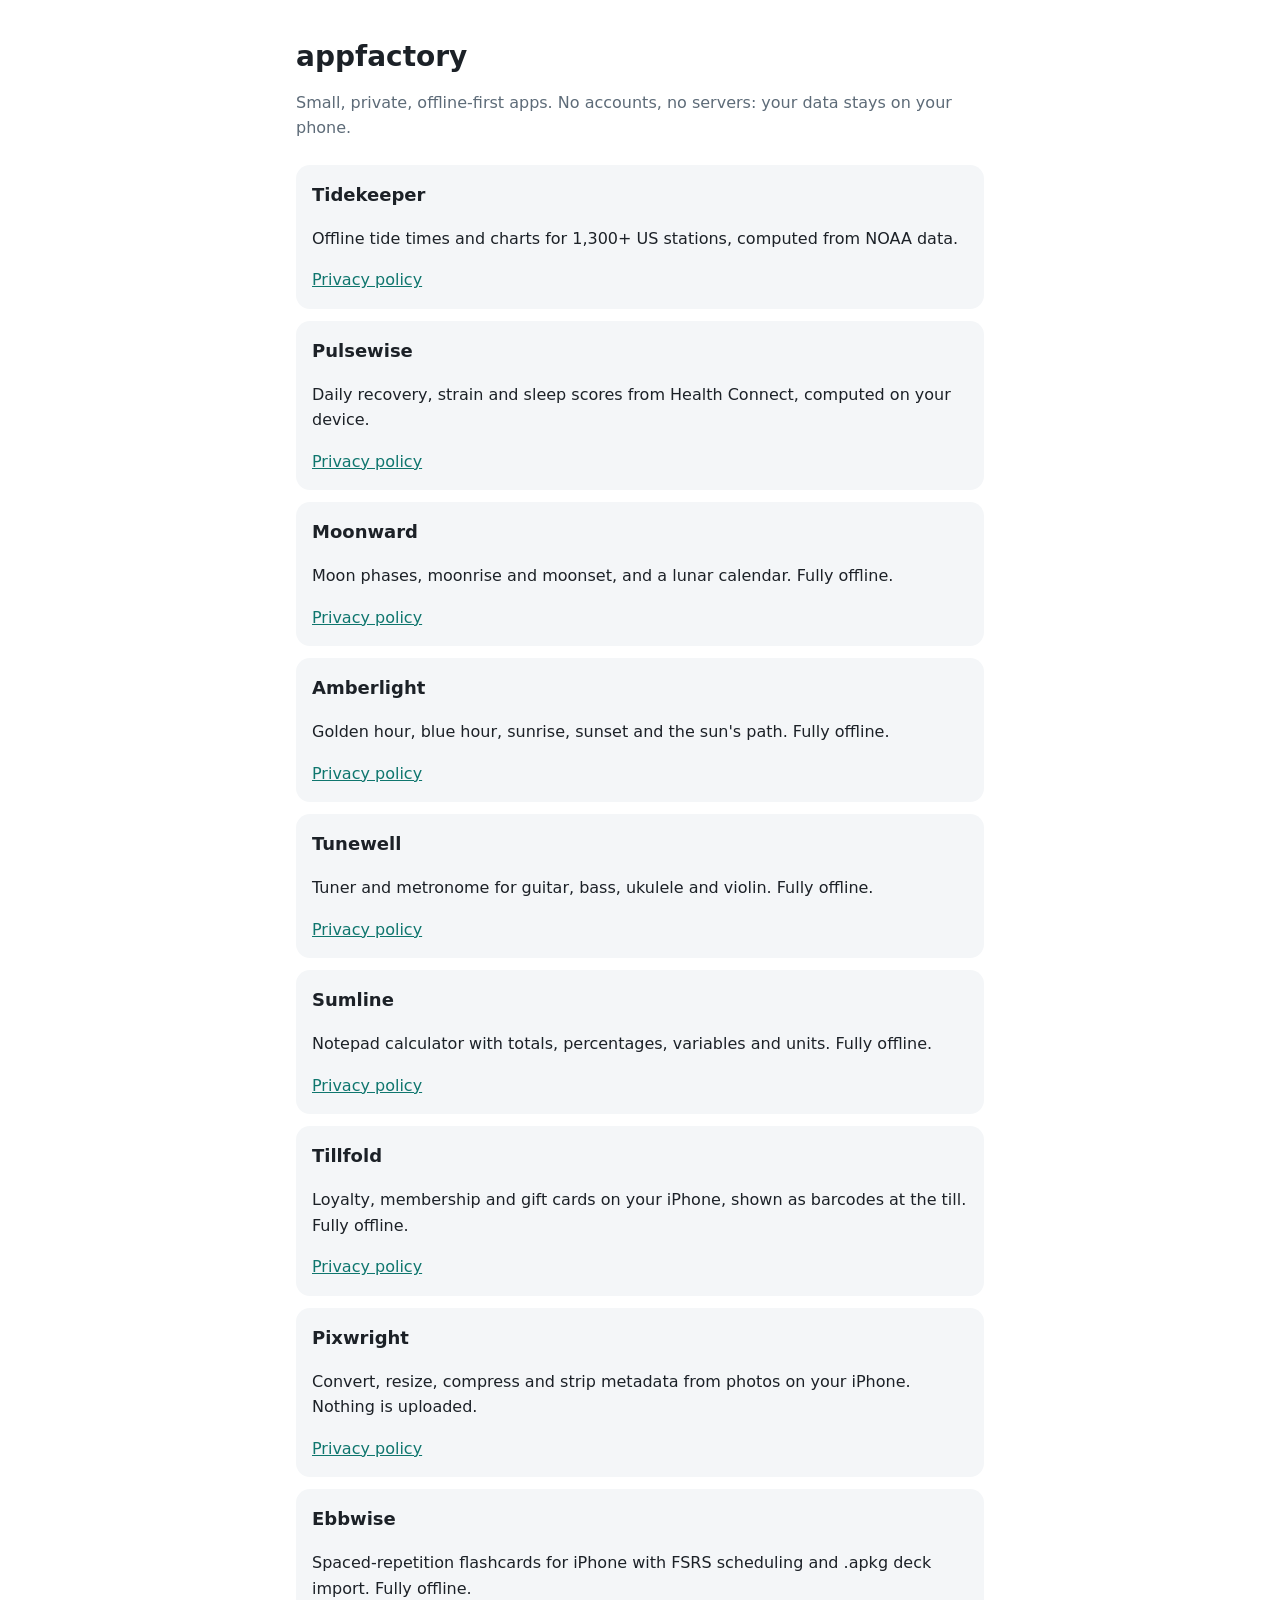
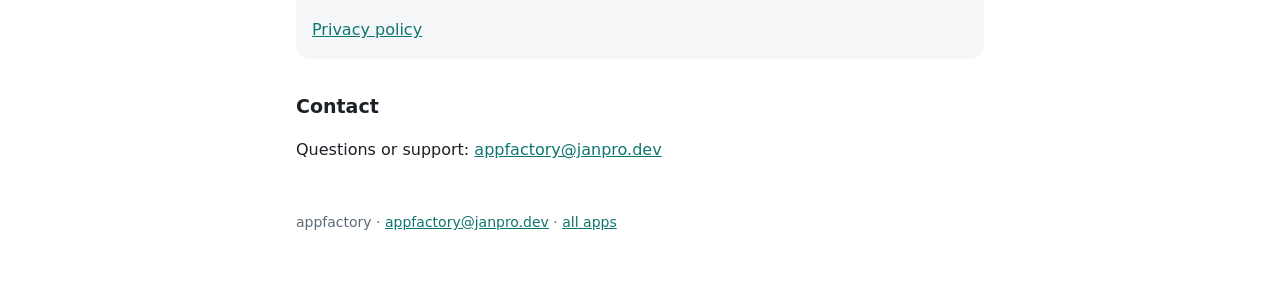
<file: index.html>
<!doctype html>
<html lang="en">
<head>
<meta charset="utf-8">
<meta name="viewport" content="width=device-width, initial-scale=1">
<title>appfactory</title>
<link rel="stylesheet" href="/style.css">
</head>
<body><main>
<h1>appfactory</h1>
<p class="muted">Small, private, offline-first apps. No accounts, no servers: your data stays on your phone.</p>
<div class="apps">
<div class="app"><h3>Tidekeeper</h3><p>Offline tide times and charts for 1,300+ US stations, computed from NOAA data.</p><a href="/tidekeeper/privacy/">Privacy policy</a></div>
<div class="app"><h3>Pulsewise</h3><p>Daily recovery, strain and sleep scores from Health Connect, computed on your device.</p><a href="/pulsewise/privacy/">Privacy policy</a></div>
<div class="app"><h3>Moonward</h3><p>Moon phases, moonrise and moonset, and a lunar calendar. Fully offline.</p><a href="/moonward/privacy/">Privacy policy</a></div>
<div class="app"><h3>Amberlight</h3><p>Golden hour, blue hour, sunrise, sunset and the sun's path. Fully offline.</p><a href="/amberlight/privacy/">Privacy policy</a></div>
<div class="app"><h3>Tunewell</h3><p>Tuner and metronome for guitar, bass, ukulele and violin. Fully offline.</p><a href="/tunewell/privacy/">Privacy policy</a></div>
<div class="app"><h3>Sumline</h3><p>Notepad calculator with totals, percentages, variables and units. Fully offline.</p><a href="/sumline/privacy/">Privacy policy</a></div>
<div class="app"><h3>Tillfold</h3><p>Loyalty, membership and gift cards on your iPhone, shown as barcodes at the till. Fully offline.</p><a href="/tillfold/privacy/">Privacy policy</a></div>
<div class="app"><h3>Pixwright</h3><p>Convert, resize, compress and strip metadata from photos on your iPhone. Nothing is uploaded.</p><a href="/pixwright/privacy/">Privacy policy</a></div>
<div class="app"><h3>Ebbwise</h3><p>Spaced-repetition flashcards for iPhone with FSRS scheduling and .apkg deck import. Fully offline.</p><a href="/ebbwise/privacy/">Privacy policy</a></div>
</div>
<h2>Contact</h2><p>Questions or support: <a href="mailto:appfactory@janpro.dev">appfactory@janpro.dev</a></p>
<footer>appfactory · <a href="mailto:appfactory@janpro.dev">appfactory@janpro.dev</a> · <a href="/">all apps</a></footer>
</main></body>
</html>
</file>
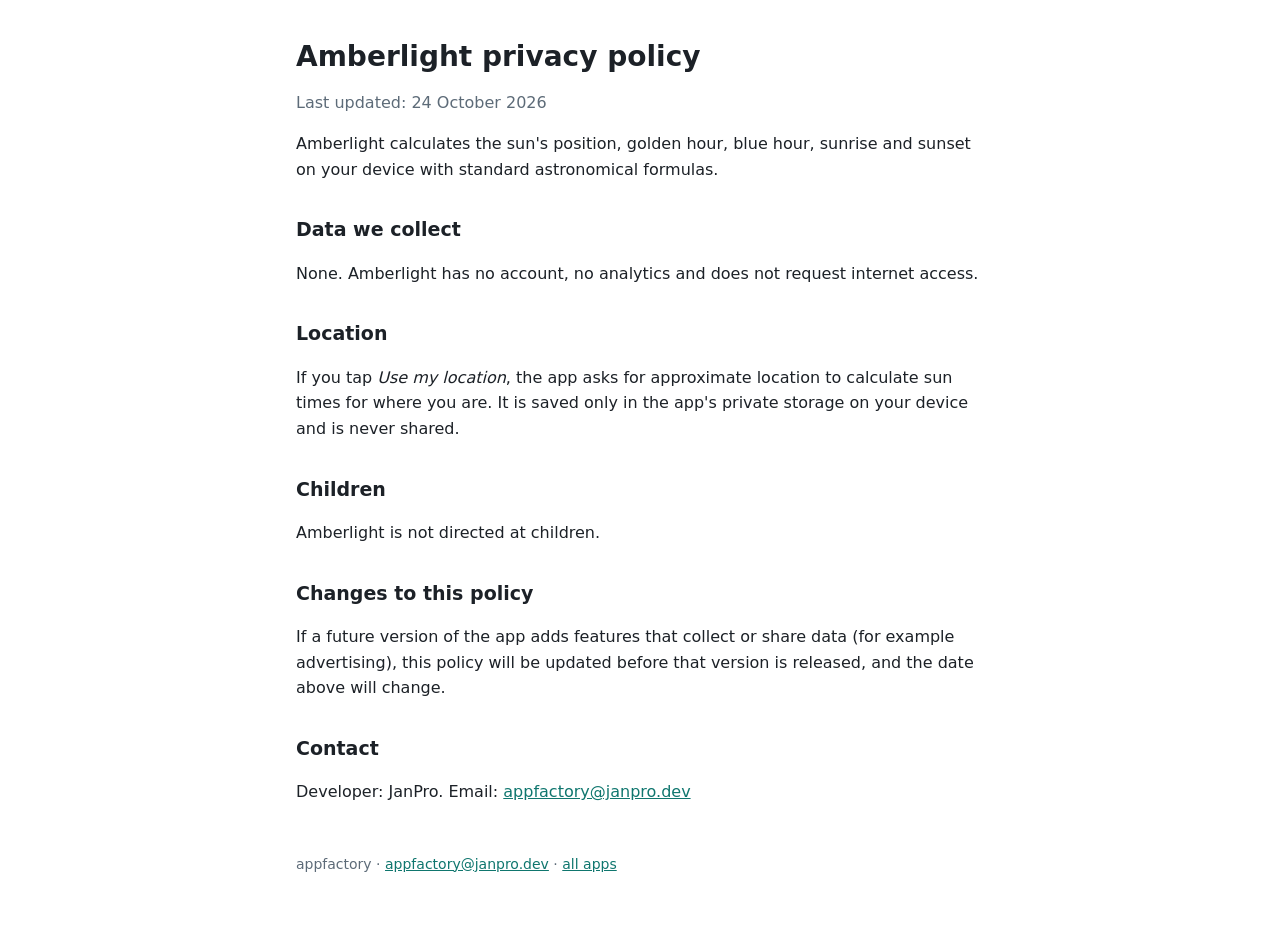
<file: amberlight/privacy/index.html>
<!doctype html>
<html lang="en">
<head>
<meta charset="utf-8">
<meta name="viewport" content="width=device-width, initial-scale=1">
<title>Amberlight privacy policy</title>
<link rel="stylesheet" href="/style.css">
</head>
<body><main>
<h1>Amberlight privacy policy</h1><p class="muted">Last updated: 24 October 2026</p>
<p>Amberlight calculates the sun's position, golden hour, blue hour, sunrise and sunset on your device with standard astronomical formulas.</p>
<h2>Data we collect</h2><p>None. Amberlight has no account, no analytics and does not request internet access.</p>
<h2>Location</h2><p>If you tap <em>Use my location</em>, the app asks for approximate location to calculate sun times for where you are. It is saved only in the app's private storage on your device and is never shared.</p>
<h2>Children</h2><p>Amberlight is not directed at children.</p>
<h2>Changes to this policy</h2><p>If a future version of the app adds features that collect or share data (for example advertising), this policy will be updated before that version is released, and the date above will change.</p>
<h2>Contact</h2><p>Developer: JanPro. Email: <a href="mailto:appfactory@janpro.dev">appfactory@janpro.dev</a></p>
<footer>appfactory · <a href="mailto:appfactory@janpro.dev">appfactory@janpro.dev</a> · <a href="/">all apps</a></footer>
</main></body>
</html>
</file>
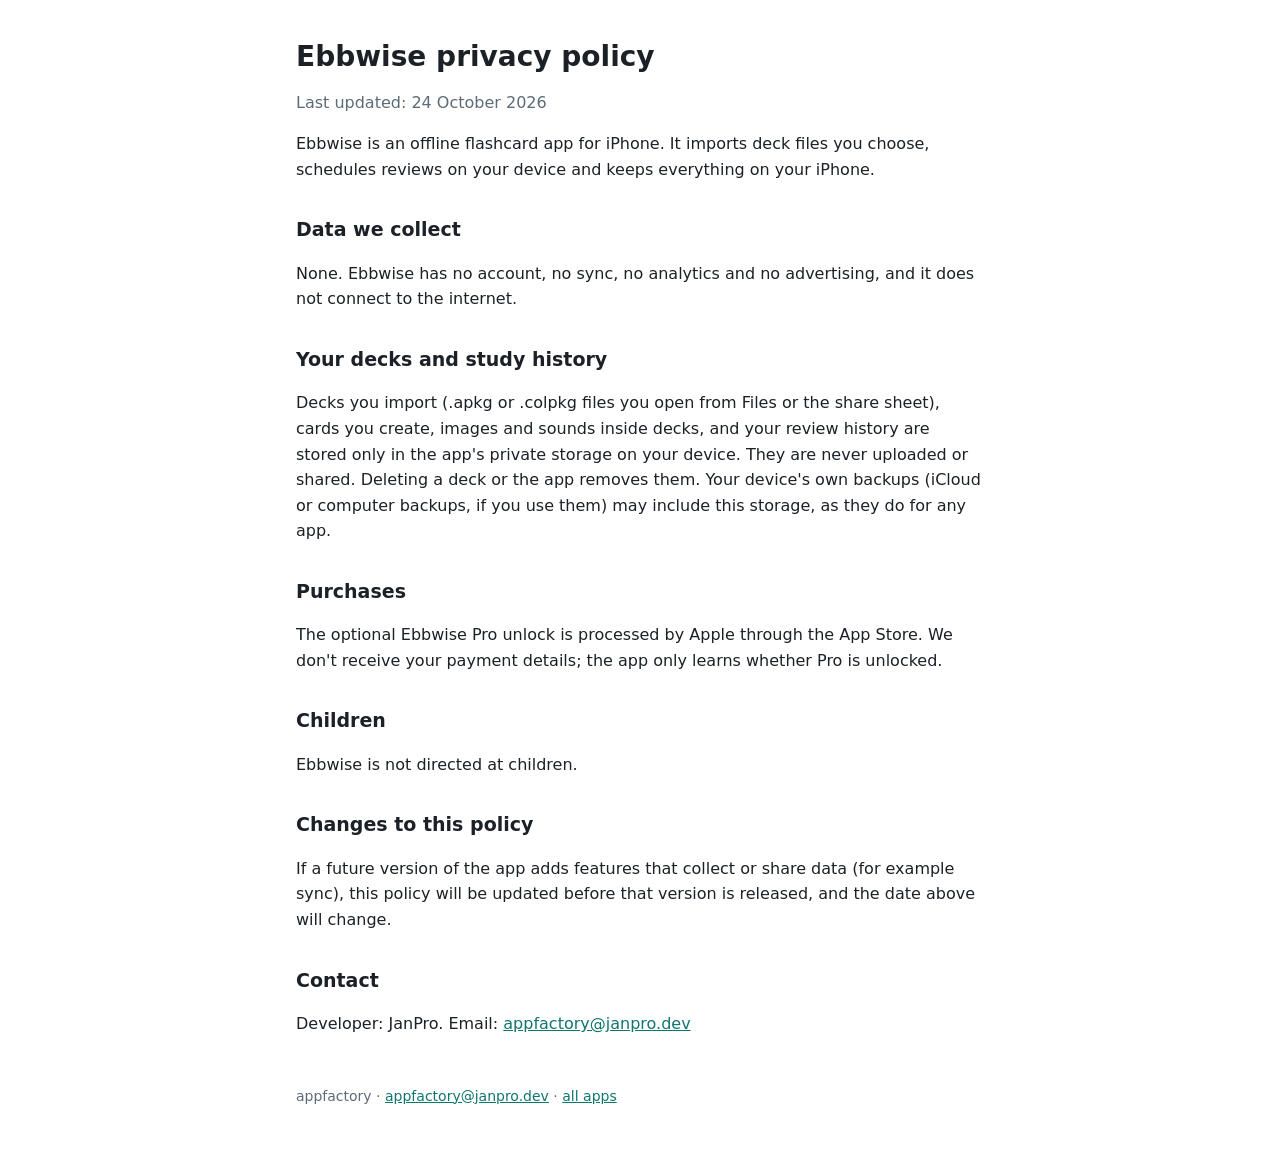
<file: ebbwise/privacy/index.html>
<!doctype html>
<html lang="en">
<head>
<meta charset="utf-8">
<meta name="viewport" content="width=device-width, initial-scale=1">
<title>Ebbwise privacy policy</title>
<link rel="stylesheet" href="/style.css">
</head>
<body><main>
<h1>Ebbwise privacy policy</h1><p class="muted">Last updated: 24 October 2026</p>
<p>Ebbwise is an offline flashcard app for iPhone. It imports deck files you choose, schedules reviews on your device and keeps everything on your iPhone.</p>
<h2>Data we collect</h2><p>None. Ebbwise has no account, no sync, no analytics and no advertising, and it does not connect to the internet.</p>
<h2>Your decks and study history</h2><p>Decks you import (.apkg or .colpkg files you open from Files or the share sheet), cards you create, images and sounds inside decks, and your review history are stored only in the app's private storage on your device. They are never uploaded or shared. Deleting a deck or the app removes them. Your device's own backups (iCloud or computer backups, if you use them) may include this storage, as they do for any app.</p>
<h2>Purchases</h2><p>The optional Ebbwise Pro unlock is processed by Apple through the App Store. We don't receive your payment details; the app only learns whether Pro is unlocked.</p>
<h2>Children</h2><p>Ebbwise is not directed at children.</p>
<h2>Changes to this policy</h2><p>If a future version of the app adds features that collect or share data (for example sync), this policy will be updated before that version is released, and the date above will change.</p>
<h2>Contact</h2><p>Developer: JanPro. Email: <a href="mailto:appfactory@janpro.dev">appfactory@janpro.dev</a></p>
<footer>appfactory · <a href="mailto:appfactory@janpro.dev">appfactory@janpro.dev</a> · <a href="/">all apps</a></footer>
</main></body>
</html>
</file>
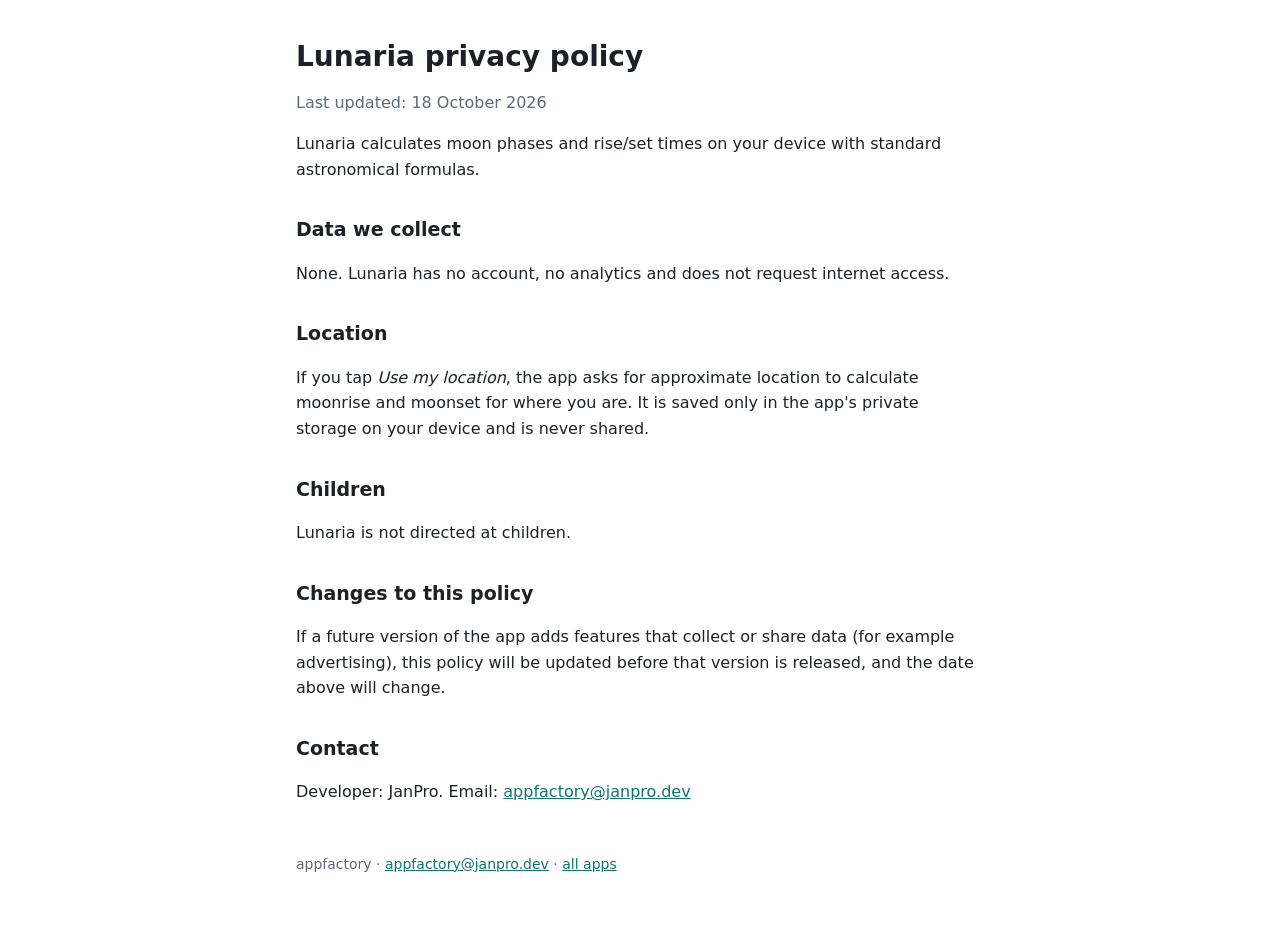
<file: lunaria/privacy/index.html>
<!doctype html>
<html lang="en">
<head>
<meta charset="utf-8">
<meta name="viewport" content="width=device-width, initial-scale=1">
<title>Lunaria privacy policy</title>
<link rel="stylesheet" href="/style.css">
</head>
<body><main>
<h1>Lunaria privacy policy</h1><p class="muted">Last updated: 18 October 2026</p>
<p>Lunaria calculates moon phases and rise/set times on your device with standard astronomical formulas.</p>
<h2>Data we collect</h2><p>None. Lunaria has no account, no analytics and does not request internet access.</p>
<h2>Location</h2><p>If you tap <em>Use my location</em>, the app asks for approximate location to calculate moonrise and moonset for where you are. It is saved only in the app's private storage on your device and is never shared.</p>
<h2>Children</h2><p>Lunaria is not directed at children.</p>
<h2>Changes to this policy</h2><p>If a future version of the app adds features that collect or share data (for example advertising), this policy will be updated before that version is released, and the date above will change.</p>
<h2>Contact</h2><p>Developer: JanPro. Email: <a href="mailto:appfactory@janpro.dev">appfactory@janpro.dev</a></p>
<footer>appfactory · <a href="mailto:appfactory@janpro.dev">appfactory@janpro.dev</a> · <a href="/">all apps</a></footer>
</main></body>
</html>
</file>
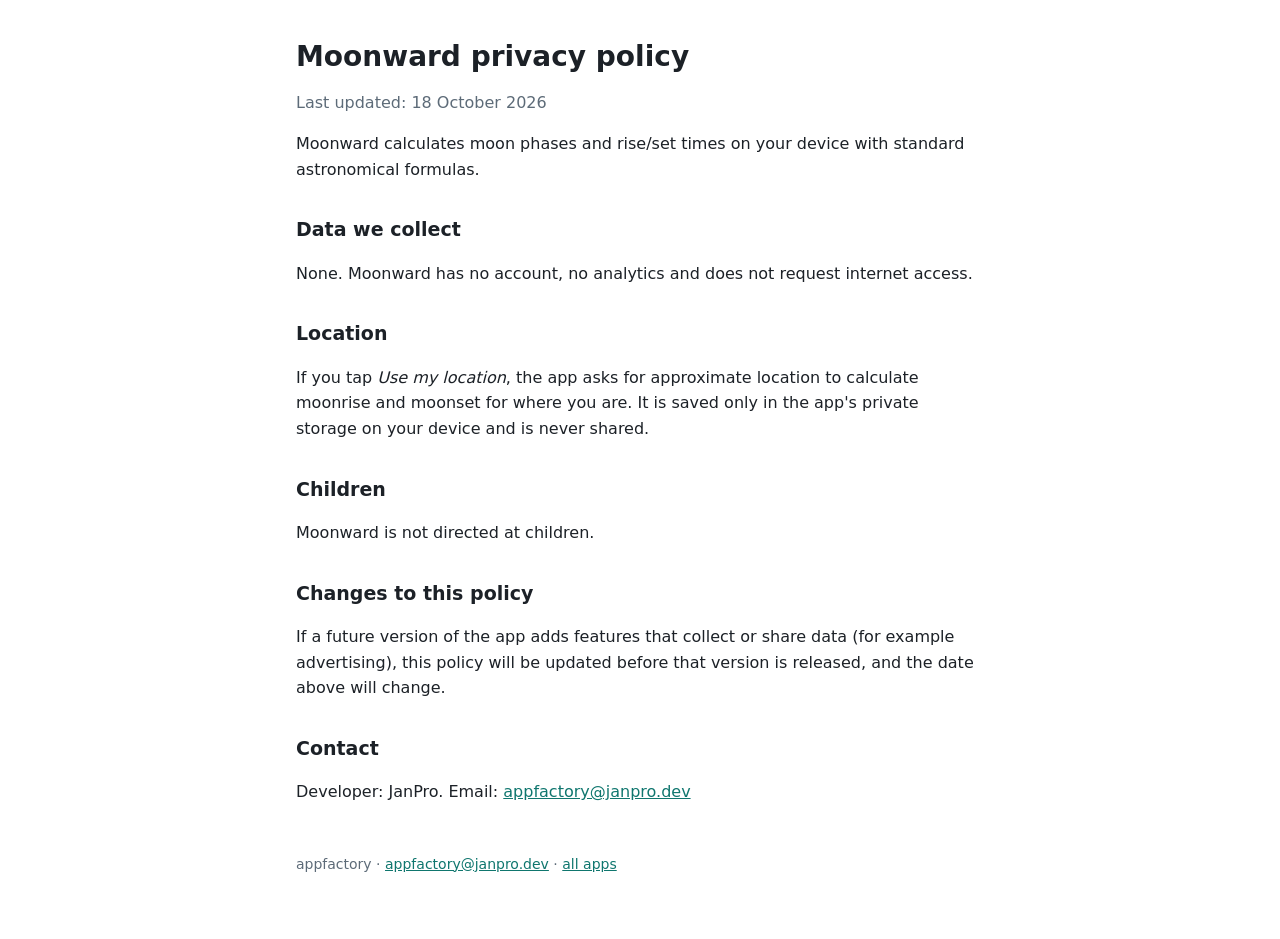
<file: moonward/privacy/index.html>
<!doctype html>
<html lang="en">
<head>
<meta charset="utf-8">
<meta name="viewport" content="width=device-width, initial-scale=1">
<title>Moonward privacy policy</title>
<link rel="stylesheet" href="/style.css">
</head>
<body><main>
<h1>Moonward privacy policy</h1><p class="muted">Last updated: 18 October 2026</p>
<p>Moonward calculates moon phases and rise/set times on your device with standard astronomical formulas.</p>
<h2>Data we collect</h2><p>None. Moonward has no account, no analytics and does not request internet access.</p>
<h2>Location</h2><p>If you tap <em>Use my location</em>, the app asks for approximate location to calculate moonrise and moonset for where you are. It is saved only in the app's private storage on your device and is never shared.</p>
<h2>Children</h2><p>Moonward is not directed at children.</p>
<h2>Changes to this policy</h2><p>If a future version of the app adds features that collect or share data (for example advertising), this policy will be updated before that version is released, and the date above will change.</p>
<h2>Contact</h2><p>Developer: JanPro. Email: <a href="mailto:appfactory@janpro.dev">appfactory@janpro.dev</a></p>
<footer>appfactory · <a href="mailto:appfactory@janpro.dev">appfactory@janpro.dev</a> · <a href="/">all apps</a></footer>
</main></body>
</html>
</file>
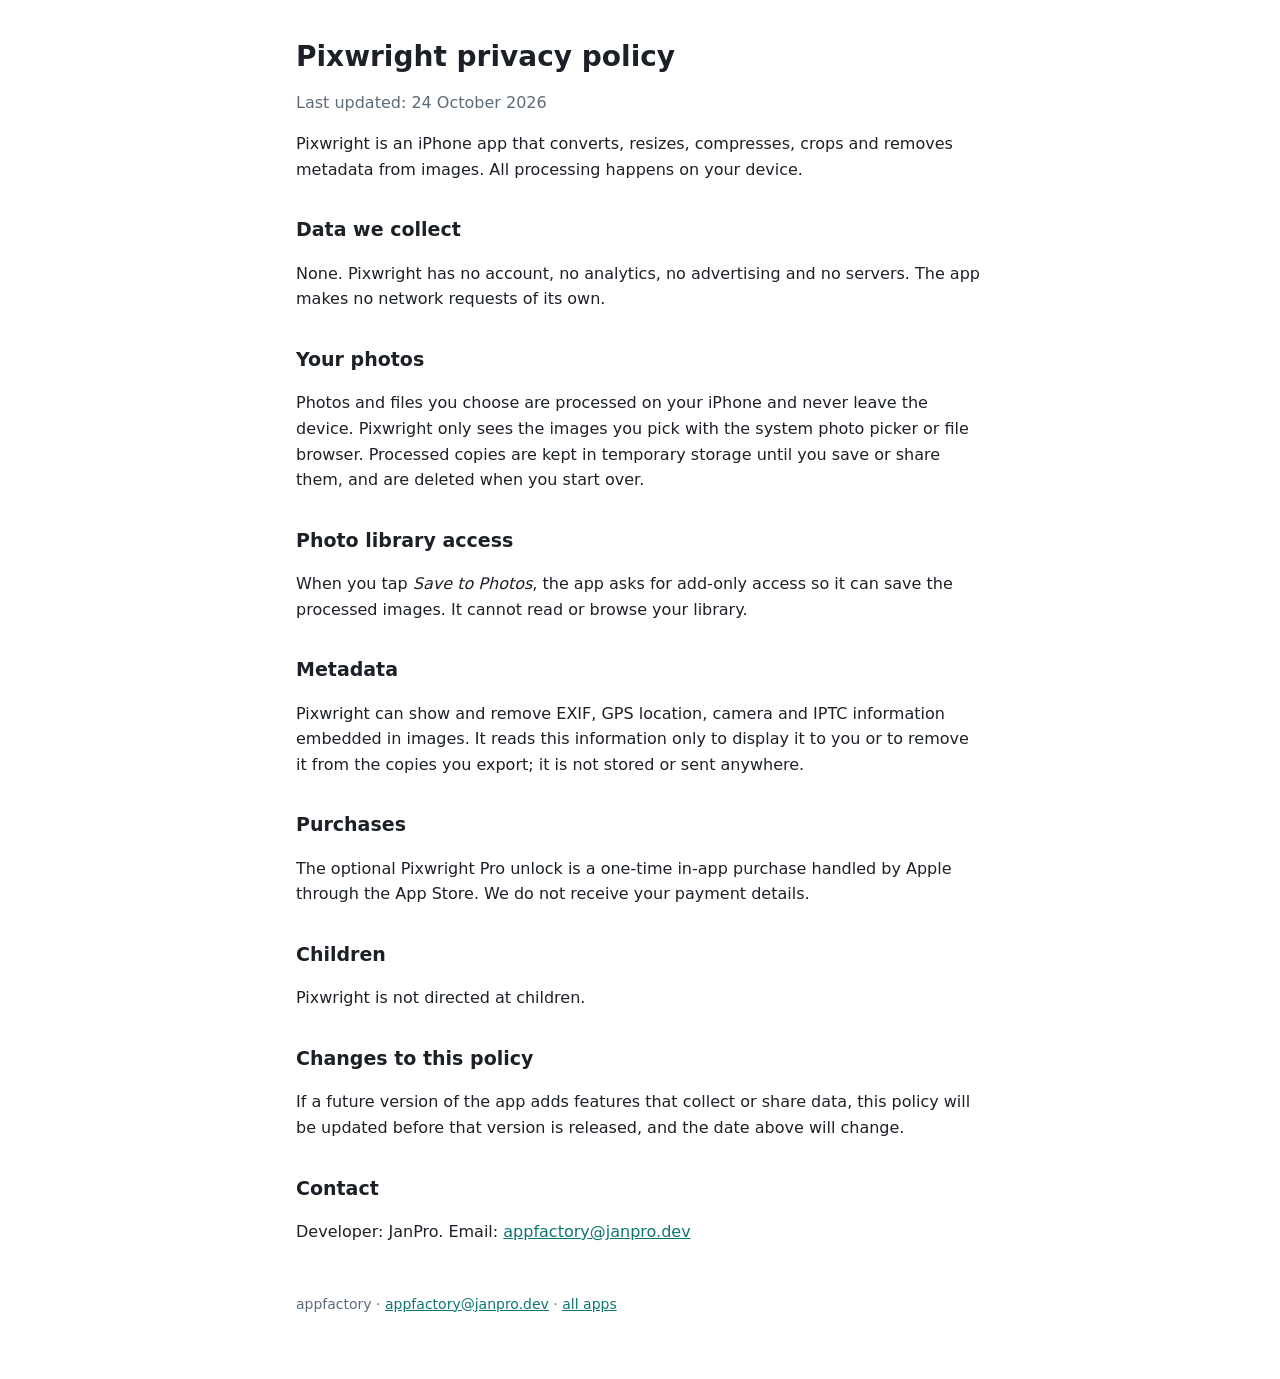
<file: pixwright/privacy/index.html>
<!doctype html>
<html lang="en">
<head>
<meta charset="utf-8">
<meta name="viewport" content="width=device-width, initial-scale=1">
<title>Pixwright privacy policy</title>
<link rel="stylesheet" href="/style.css">
</head>
<body><main>
<h1>Pixwright privacy policy</h1><p class="muted">Last updated: 24 October 2026</p>
<p>Pixwright is an iPhone app that converts, resizes, compresses, crops and removes metadata from images. All processing happens on your device.</p>
<h2>Data we collect</h2><p>None. Pixwright has no account, no analytics, no advertising and no servers. The app makes no network requests of its own.</p>
<h2>Your photos</h2><p>Photos and files you choose are processed on your iPhone and never leave the device. Pixwright only sees the images you pick with the system photo picker or file browser. Processed copies are kept in temporary storage until you save or share them, and are deleted when you start over.</p>
<h2>Photo library access</h2><p>When you tap <em>Save to Photos</em>, the app asks for add-only access so it can save the processed images. It cannot read or browse your library.</p>
<h2>Metadata</h2><p>Pixwright can show and remove EXIF, GPS location, camera and IPTC information embedded in images. It reads this information only to display it to you or to remove it from the copies you export; it is not stored or sent anywhere.</p>
<h2>Purchases</h2><p>The optional Pixwright Pro unlock is a one-time in-app purchase handled by Apple through the App Store. We do not receive your payment details.</p>
<h2>Children</h2><p>Pixwright is not directed at children.</p>
<h2>Changes to this policy</h2><p>If a future version of the app adds features that collect or share data, this policy will be updated before that version is released, and the date above will change.</p>
<h2>Contact</h2><p>Developer: JanPro. Email: <a href="mailto:appfactory@janpro.dev">appfactory@janpro.dev</a></p>
<footer>appfactory · <a href="mailto:appfactory@janpro.dev">appfactory@janpro.dev</a> · <a href="/">all apps</a></footer>
</main></body>
</html>
</file>
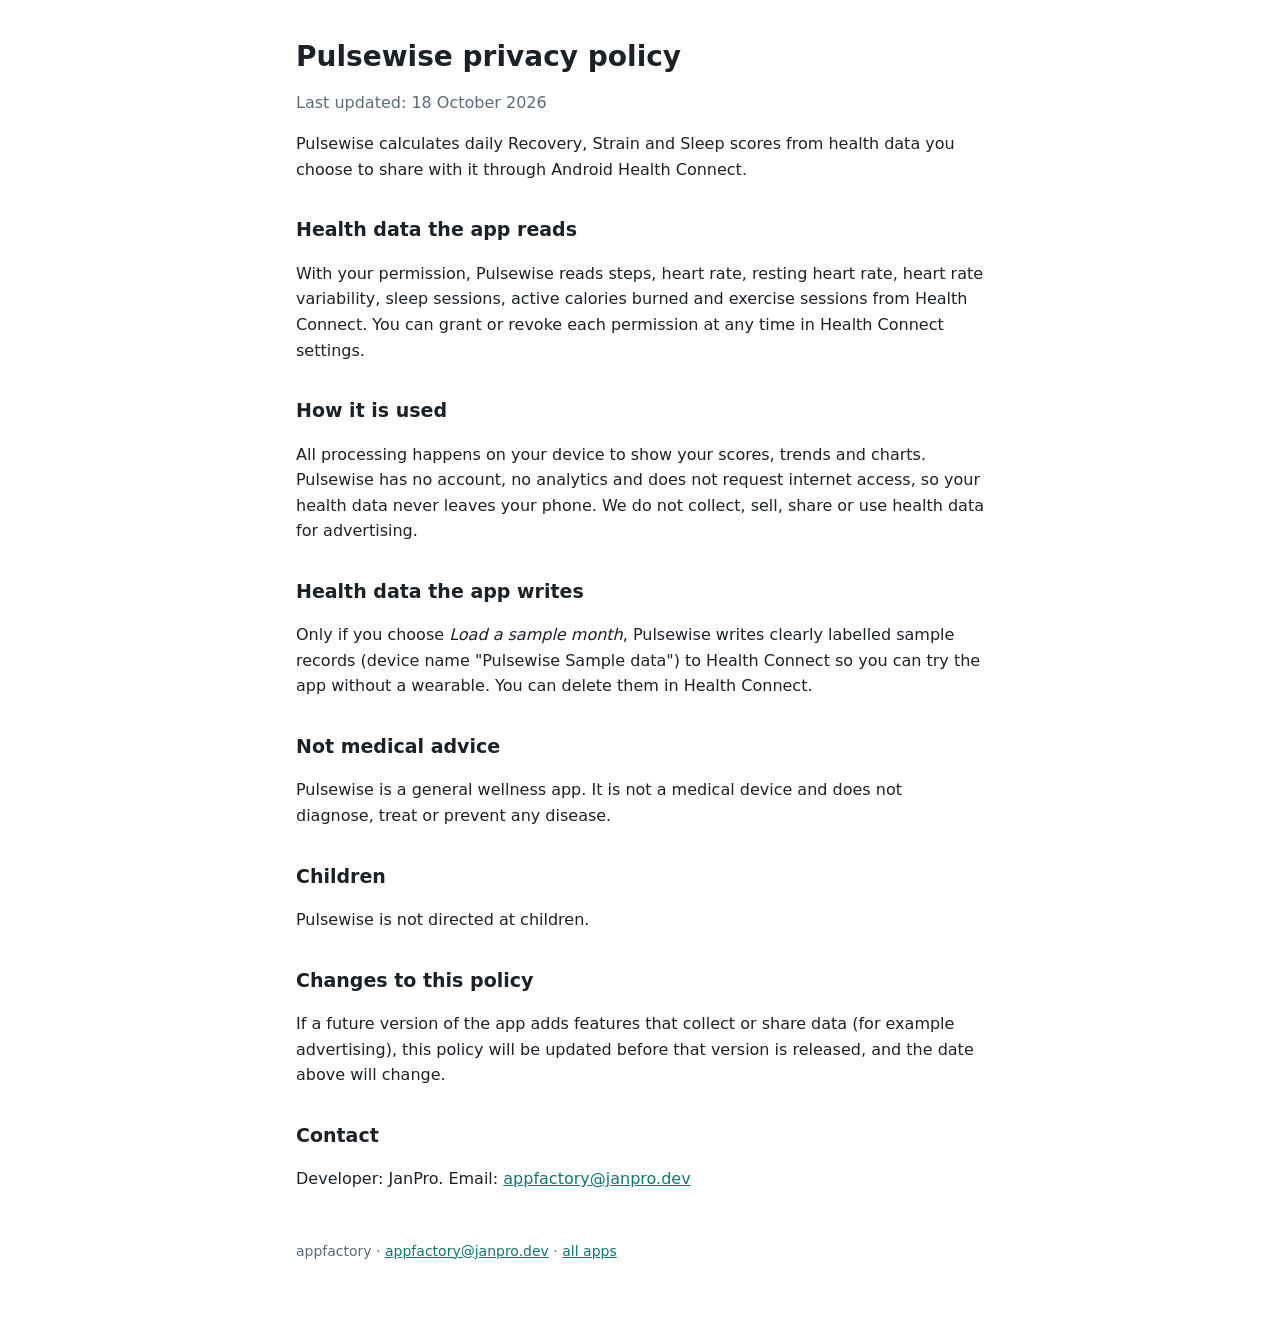
<file: pulsewise/privacy/index.html>
<!doctype html>
<html lang="en">
<head>
<meta charset="utf-8">
<meta name="viewport" content="width=device-width, initial-scale=1">
<title>Pulsewise privacy policy</title>
<link rel="stylesheet" href="/style.css">
</head>
<body><main>
<h1>Pulsewise privacy policy</h1><p class="muted">Last updated: 18 October 2026</p>
<p>Pulsewise calculates daily Recovery, Strain and Sleep scores from health data you choose to share with it through Android Health Connect.</p>
<h2>Health data the app reads</h2><p>With your permission, Pulsewise reads steps, heart rate, resting heart rate, heart rate variability, sleep sessions, active calories burned and exercise sessions from Health Connect. You can grant or revoke each permission at any time in Health Connect settings.</p>
<h2>How it is used</h2><p>All processing happens on your device to show your scores, trends and charts. Pulsewise has no account, no analytics and does not request internet access, so your health data never leaves your phone. We do not collect, sell, share or use health data for advertising.</p>
<h2>Health data the app writes</h2><p>Only if you choose <em>Load a sample month</em>, Pulsewise writes clearly labelled sample records (device name "Pulsewise Sample data") to Health Connect so you can try the app without a wearable. You can delete them in Health Connect.</p>
<h2>Not medical advice</h2><p>Pulsewise is a general wellness app. It is not a medical device and does not diagnose, treat or prevent any disease.</p>
<h2>Children</h2><p>Pulsewise is not directed at children.</p>
<h2>Changes to this policy</h2><p>If a future version of the app adds features that collect or share data (for example advertising), this policy will be updated before that version is released, and the date above will change.</p>
<h2>Contact</h2><p>Developer: JanPro. Email: <a href="mailto:appfactory@janpro.dev">appfactory@janpro.dev</a></p>
<footer>appfactory · <a href="mailto:appfactory@janpro.dev">appfactory@janpro.dev</a> · <a href="/">all apps</a></footer>
</main></body>
</html>
</file>
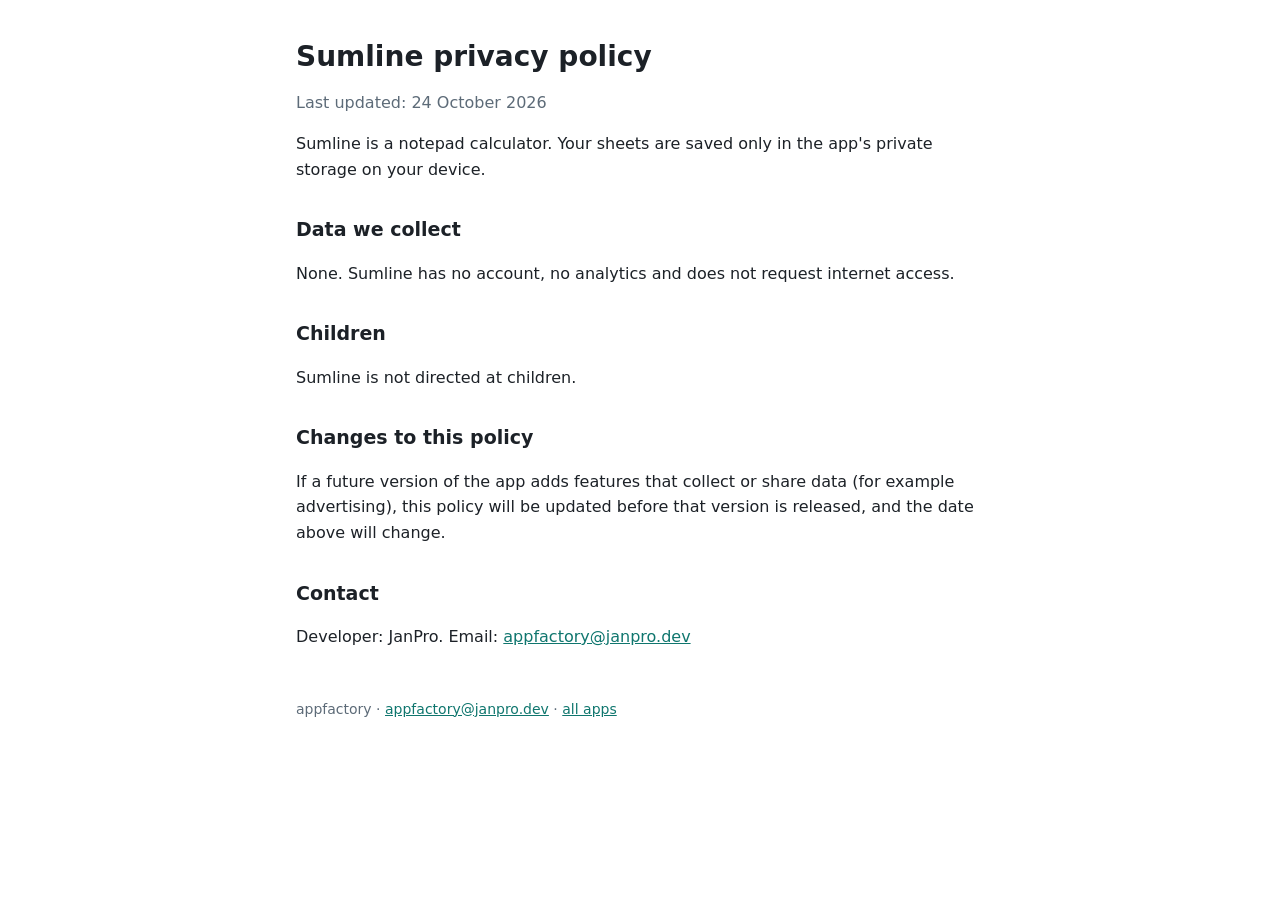
<file: sumline/privacy/index.html>
<!doctype html>
<html lang="en">
<head>
<meta charset="utf-8">
<meta name="viewport" content="width=device-width, initial-scale=1">
<title>Sumline privacy policy</title>
<link rel="stylesheet" href="/style.css">
</head>
<body><main>
<h1>Sumline privacy policy</h1><p class="muted">Last updated: 24 October 2026</p>
<p>Sumline is a notepad calculator. Your sheets are saved only in the app's private storage on your device.</p>
<h2>Data we collect</h2><p>None. Sumline has no account, no analytics and does not request internet access.</p>

<h2>Children</h2><p>Sumline is not directed at children.</p>
<h2>Changes to this policy</h2><p>If a future version of the app adds features that collect or share data (for example advertising), this policy will be updated before that version is released, and the date above will change.</p>
<h2>Contact</h2><p>Developer: JanPro. Email: <a href="mailto:appfactory@janpro.dev">appfactory@janpro.dev</a></p>
<footer>appfactory · <a href="mailto:appfactory@janpro.dev">appfactory@janpro.dev</a> · <a href="/">all apps</a></footer>
</main></body>
</html>
</file>
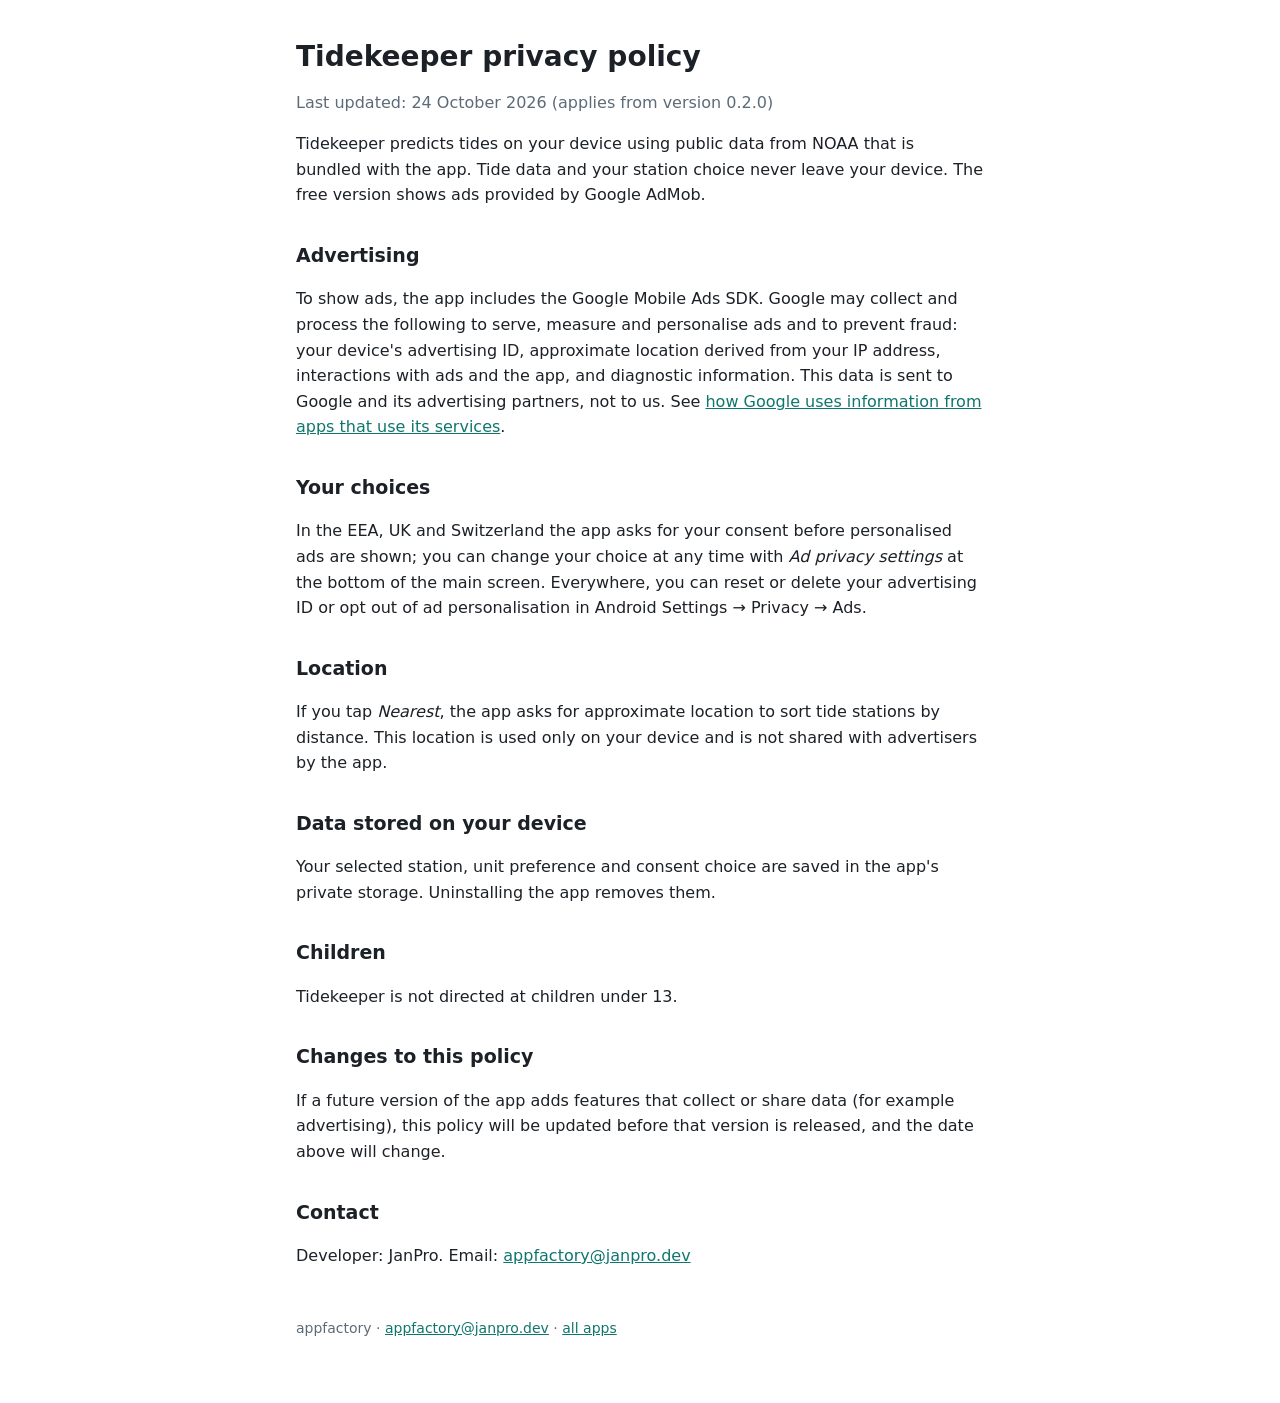
<file: tidekeeper/privacy/index.html>
<!doctype html>
<html lang="en">
<head>
<meta charset="utf-8">
<meta name="viewport" content="width=device-width, initial-scale=1">
<title>Tidekeeper privacy policy</title>
<link rel="stylesheet" href="/style.css">
</head>
<body><main>
<h1>Tidekeeper privacy policy</h1><p class="muted">Last updated: 24 October 2026 (applies from version 0.2.0)</p>
<p>Tidekeeper predicts tides on your device using public data from NOAA that is bundled with the app. Tide data and your station choice never leave your device. The free version shows ads provided by Google AdMob.</p>
<h2>Advertising</h2><p>To show ads, the app includes the Google Mobile Ads SDK. Google may collect and process the following to serve, measure and personalise ads and to prevent fraud: your device's advertising ID, approximate location derived from your IP address, interactions with ads and the app, and diagnostic information. This data is sent to Google and its advertising partners, not to us. See <a href="https://policies.google.com/technologies/partner-sites">how Google uses information from apps that use its services</a>.</p>
<h2>Your choices</h2><p>In the EEA, UK and Switzerland the app asks for your consent before personalised ads are shown; you can change your choice at any time with <em>Ad privacy settings</em> at the bottom of the main screen. Everywhere, you can reset or delete your advertising ID or opt out of ad personalisation in Android Settings → Privacy → Ads.</p>
<h2>Location</h2><p>If you tap <em>Nearest</em>, the app asks for approximate location to sort tide stations by distance. This location is used only on your device and is not shared with advertisers by the app.</p>
<h2>Data stored on your device</h2><p>Your selected station, unit preference and consent choice are saved in the app's private storage. Uninstalling the app removes them.</p>
<h2>Children</h2><p>Tidekeeper is not directed at children under 13.</p>
<h2>Changes to this policy</h2><p>If a future version of the app adds features that collect or share data (for example advertising), this policy will be updated before that version is released, and the date above will change.</p>
<h2>Contact</h2><p>Developer: JanPro. Email: <a href="mailto:appfactory@janpro.dev">appfactory@janpro.dev</a></p>
<footer>appfactory · <a href="mailto:appfactory@janpro.dev">appfactory@janpro.dev</a> · <a href="/">all apps</a></footer>
</main></body>
</html>
</file>
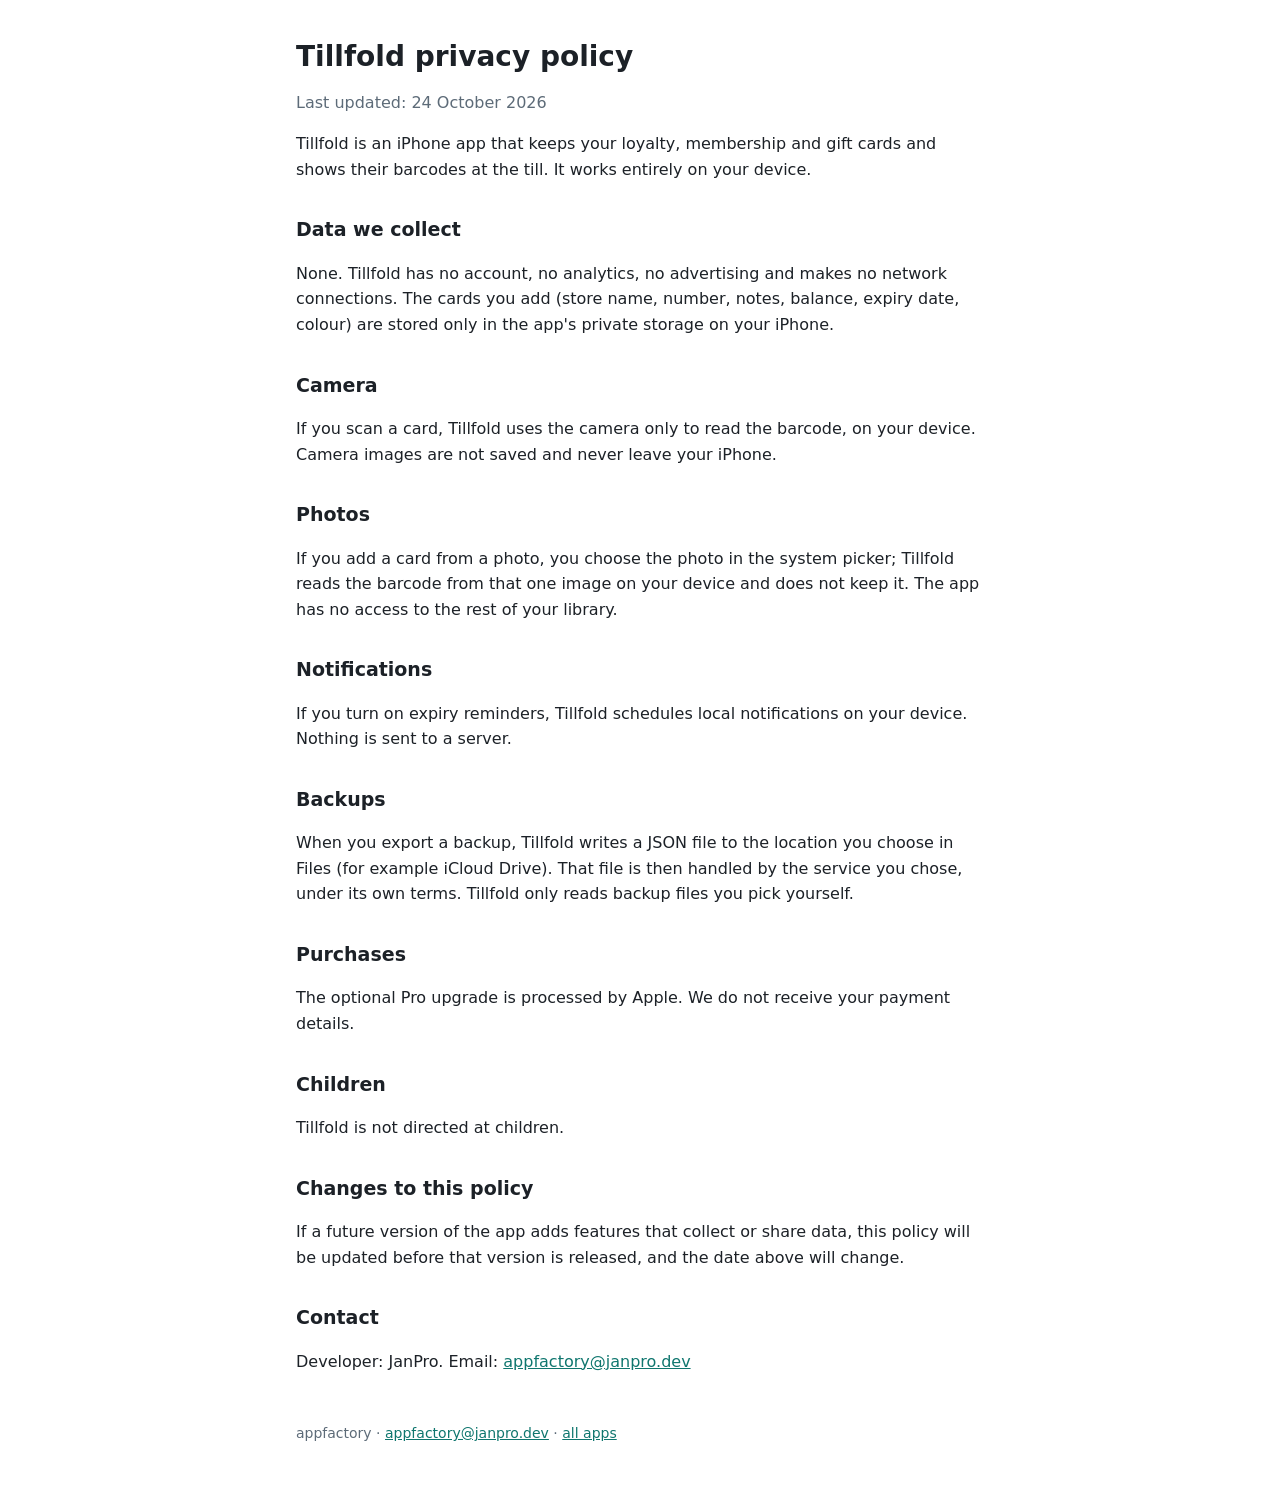
<file: tillfold/privacy/index.html>
<!doctype html>
<html lang="en">
<head>
<meta charset="utf-8">
<meta name="viewport" content="width=device-width, initial-scale=1">
<title>Tillfold privacy policy</title>
<link rel="stylesheet" href="/style.css">
</head>
<body><main>
<h1>Tillfold privacy policy</h1><p class="muted">Last updated: 24 October 2026</p>
<p>Tillfold is an iPhone app that keeps your loyalty, membership and gift cards and shows their barcodes at the till. It works entirely on your device.</p>
<h2>Data we collect</h2><p>None. Tillfold has no account, no analytics, no advertising and makes no network connections. The cards you add (store name, number, notes, balance, expiry date, colour) are stored only in the app's private storage on your iPhone.</p>
<h2>Camera</h2><p>If you scan a card, Tillfold uses the camera only to read the barcode, on your device. Camera images are not saved and never leave your iPhone.</p>
<h2>Photos</h2><p>If you add a card from a photo, you choose the photo in the system picker; Tillfold reads the barcode from that one image on your device and does not keep it. The app has no access to the rest of your library.</p>
<h2>Notifications</h2><p>If you turn on expiry reminders, Tillfold schedules local notifications on your device. Nothing is sent to a server.</p>
<h2>Backups</h2><p>When you export a backup, Tillfold writes a JSON file to the location you choose in Files (for example iCloud Drive). That file is then handled by the service you chose, under its own terms. Tillfold only reads backup files you pick yourself.</p>
<h2>Purchases</h2><p>The optional Pro upgrade is processed by Apple. We do not receive your payment details.</p>
<h2>Children</h2><p>Tillfold is not directed at children.</p>
<h2>Changes to this policy</h2><p>If a future version of the app adds features that collect or share data, this policy will be updated before that version is released, and the date above will change.</p>
<h2>Contact</h2><p>Developer: JanPro. Email: <a href="mailto:appfactory@janpro.dev">appfactory@janpro.dev</a></p>
<footer>appfactory · <a href="mailto:appfactory@janpro.dev">appfactory@janpro.dev</a> · <a href="/">all apps</a></footer>
</main></body>
</html>
</file>
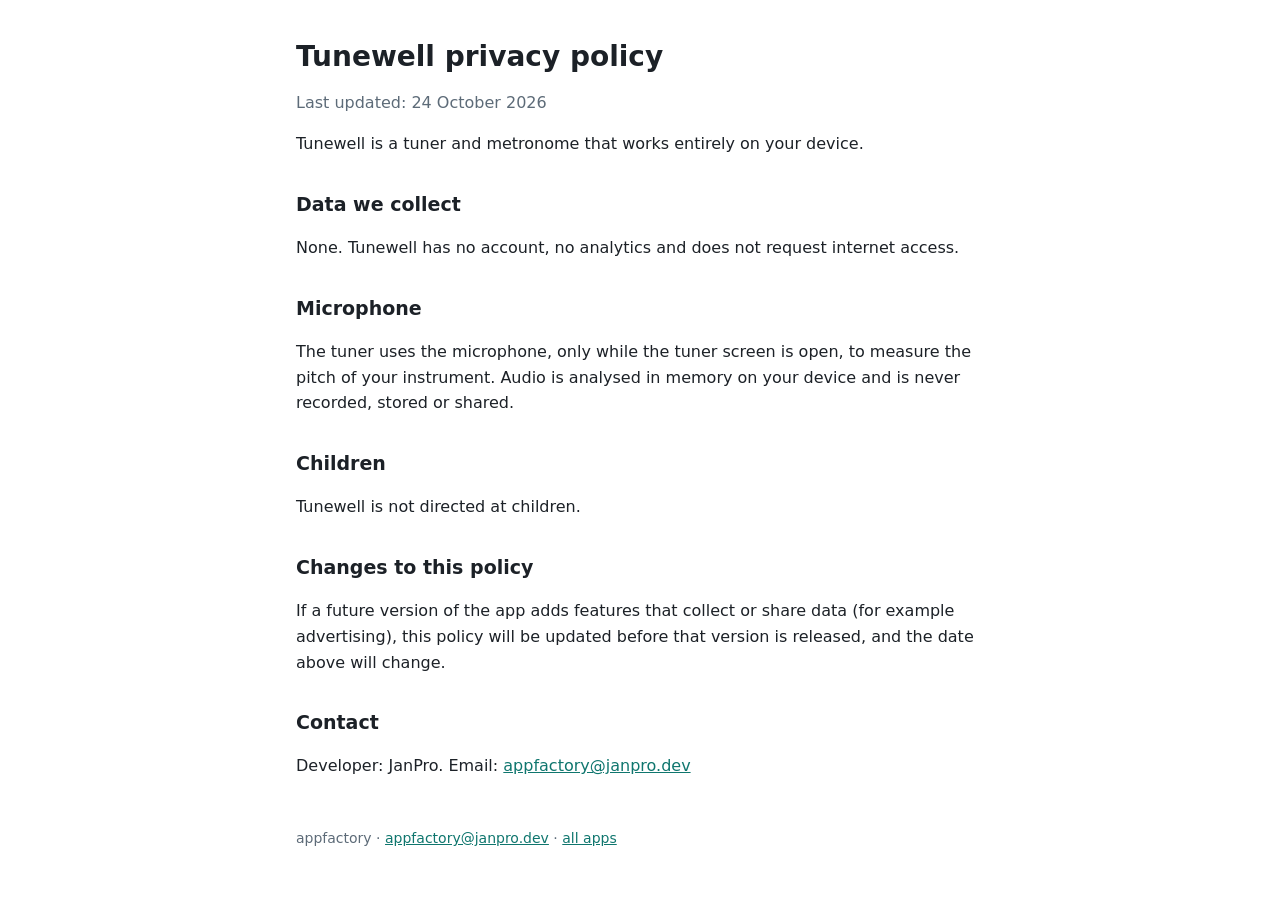
<file: tunewell/privacy/index.html>
<!doctype html>
<html lang="en">
<head>
<meta charset="utf-8">
<meta name="viewport" content="width=device-width, initial-scale=1">
<title>Tunewell privacy policy</title>
<link rel="stylesheet" href="/style.css">
</head>
<body><main>
<h1>Tunewell privacy policy</h1><p class="muted">Last updated: 24 October 2026</p>
<p>Tunewell is a tuner and metronome that works entirely on your device.</p>
<h2>Data we collect</h2><p>None. Tunewell has no account, no analytics and does not request internet access.</p>
<h2>Microphone</h2><p>The tuner uses the microphone, only while the tuner screen is open, to measure the pitch of your instrument. Audio is analysed in memory on your device and is never recorded, stored or shared.</p>
<h2>Children</h2><p>Tunewell is not directed at children.</p>
<h2>Changes to this policy</h2><p>If a future version of the app adds features that collect or share data (for example advertising), this policy will be updated before that version is released, and the date above will change.</p>
<h2>Contact</h2><p>Developer: JanPro. Email: <a href="mailto:appfactory@janpro.dev">appfactory@janpro.dev</a></p>
<footer>appfactory · <a href="mailto:appfactory@janpro.dev">appfactory@janpro.dev</a> · <a href="/">all apps</a></footer>
</main></body>
</html>
</file>
<file: style.css>
:root{--bg:#fff;--fg:#1c2127;--muted:#5d6b78;--accent:#0f766e;--card:#f4f6f8}
@media (prefers-color-scheme:dark){:root{--bg:#0d1117;--fg:#e6edf3;--muted:#9aa7b3;--accent:#4fd1c5;--card:#161b22}}
*{box-sizing:border-box}body{margin:0;background:var(--bg);color:var(--fg);font:16px/1.6 system-ui,-apple-system,Segoe UI,Roboto,sans-serif}
main{max-width:720px;margin:0 auto;padding:40px 16px 64px}h1{font-size:28px;line-height:1.2;margin:0 0 4px}
h2{font-size:19px;margin:32px 0 8px}.muted{color:var(--muted)}a{color:var(--accent)}
.apps{display:grid;gap:12px;margin-top:24px}.app{background:var(--card);border-radius:14px;padding:16px}
.app h3{margin:0 0 4px;font-size:18px}footer{margin-top:48px;font-size:14px;color:var(--muted)}
</file>
